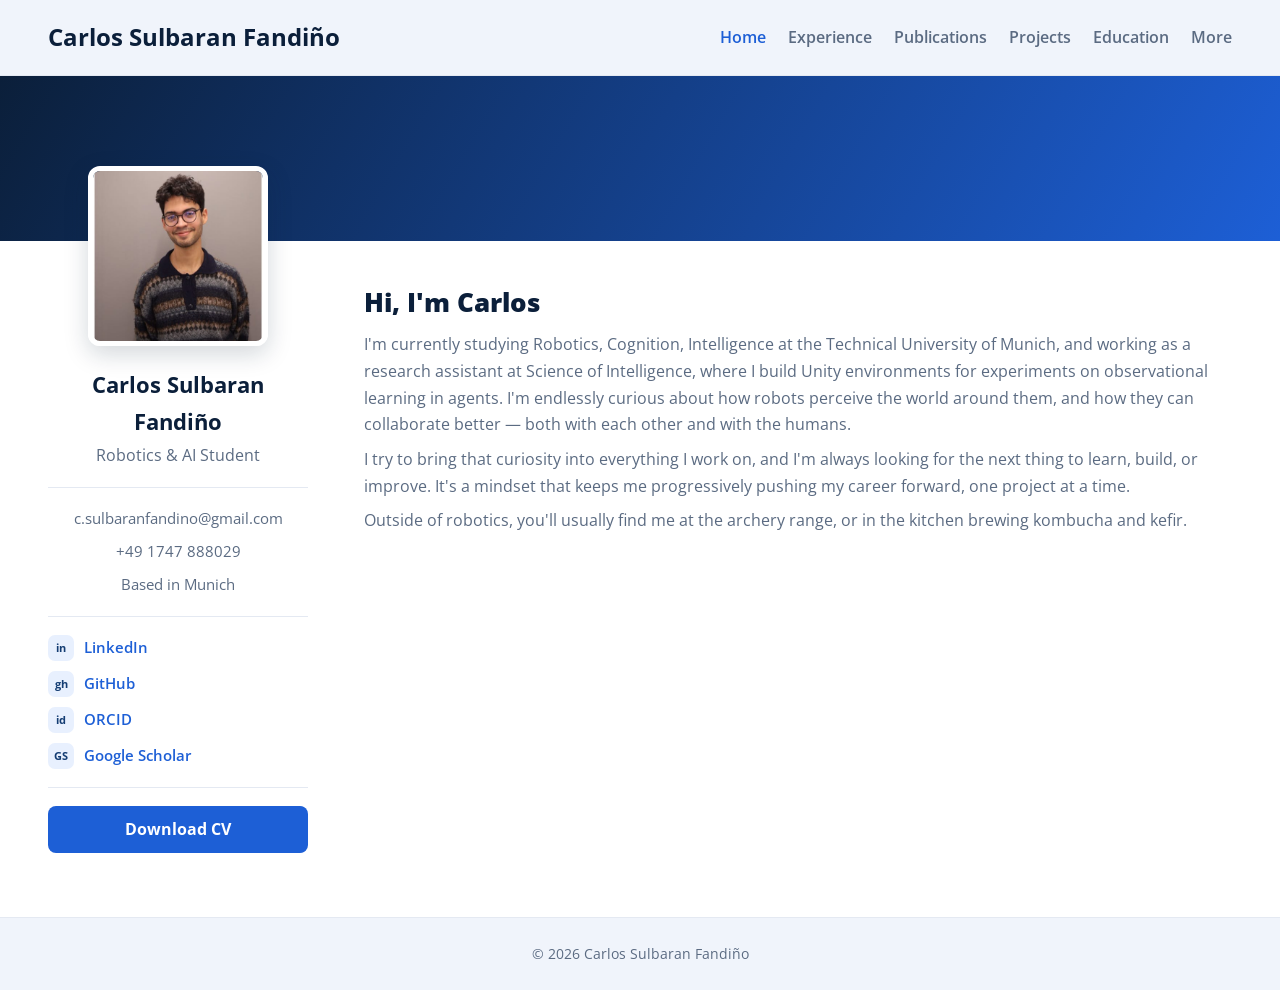
<file: index.html>
<!DOCTYPE html>
<html lang="en">
<head>
<meta charset="UTF-8">
<meta name="viewport" content="width=device-width, initial-scale=1.0">
<title>Carlos Sulbaran Fandiño — Home</title>
<meta name="description" content="Carlos Sulbaran Fandiño — Robotics, Cognition, Intelligence student at TUM and research assistant at Science of Intelligence.">
<link rel="preconnect" href="https://fonts.googleapis.com">
<link rel="preconnect" href="https://fonts.gstatic.com" crossorigin>
<link href="https://fonts.googleapis.com/css2?family=Open+Sans:wght@400;600;700;800&display=swap" rel="stylesheet">
<link rel="stylesheet" href="style.css">
</head>
<body>

  <header class="site-header">
    <div class="site-header-inner">
      <a class="site-name" href="index.html">Carlos Sulbaran Fandiño</a>
      <nav class="site-nav">
        <a class="active" href="index.html">Home</a>
        <a href="experience/">Experience</a>
        <a href="publications/">Publications</a>
        <a href="projects/">Projects</a>
        <a href="education/">Education</a>
        <a href="more/">More</a>
      </nav>
    </div>
  </header>

  <div class="banner"></div>

  <main class="layout">
    <div class="container layout-grid">

      <aside class="sidebar">
        <div class="avatar-frame">
          <img src="media/carlos.jpg" alt="Carlos Sulbaran Fandiño">
        </div>
        <div class="sidebar-name">Carlos Sulbaran Fandiño</div>
        <div class="sidebar-role">Robotics &amp; AI Student</div>
        <hr>
        <div class="sidebar-info">
          <p><a href="mailto:c.sulbaranfandino@gmail.com">c.sulbaranfandino@gmail.com</a></p>
          <p><a href="tel:+491747888029">+49 1747 888029</a></p>
          <p>Based in Munich</p>
        </div>
        <hr>
        <div class="social-links">
          <a class="social-link" href="https://www.linkedin.com/in/carlos-sulbaran-fandino" target="_blank" rel="noopener">
            <span class="social-badge">in</span> LinkedIn
          </a>
          <a class="social-link" href="https://github.com/carlossulba" target="_blank" rel="noopener">
            <span class="social-badge">gh</span> GitHub
          </a>
          <a class="social-link" href="https://orcid.org/0009-0009-7487-6842" target="_blank" rel="noopener">
            <span class="social-badge">id</span> ORCID
          </a>
          <a class="social-link" href="https://scholar.google.com/citations?user=HwHa2pkAAAAJ&hl=en&oi=ao" target="_blank" rel="noopener">
            <span class="social-badge">GS</span> Google Scholar
          </a>
        </div>
        <hr>
        <a class="btn-cv" href="CV_Carlos_Aug2026.pdf" download>Download CV</a>
      </aside>

      <div class="content">

        <section class="content-section">
          <h2>Hi, I'm Carlos</h2>

          <div class="entry">
            <p>I'm currently studying Robotics, Cognition, Intelligence at the Technical University of Munich, and working as a research assistant at Science of Intelligence, where I build Unity environments for experiments on observational learning in agents. I'm endlessly curious about how robots perceive the world around them, and how they can collaborate better — both with each other and with the humans.</p>
            <p>I try to bring that curiosity into everything I work on, and I'm always looking for the next thing to learn, build, or improve. It's a mindset that keeps me progressively pushing my career forward, one project at a time.</p>
            <p>Outside of robotics, you'll usually find me at the archery range, or in the kitchen brewing kombucha and kefir.</p>
          </div>
        </section>

      </div>
    </div>
  </main>

  <footer class="site-footer">
    <p>&copy; 2026 Carlos Sulbaran Fandiño</p>
  </footer>

</body>
</html>
</file>
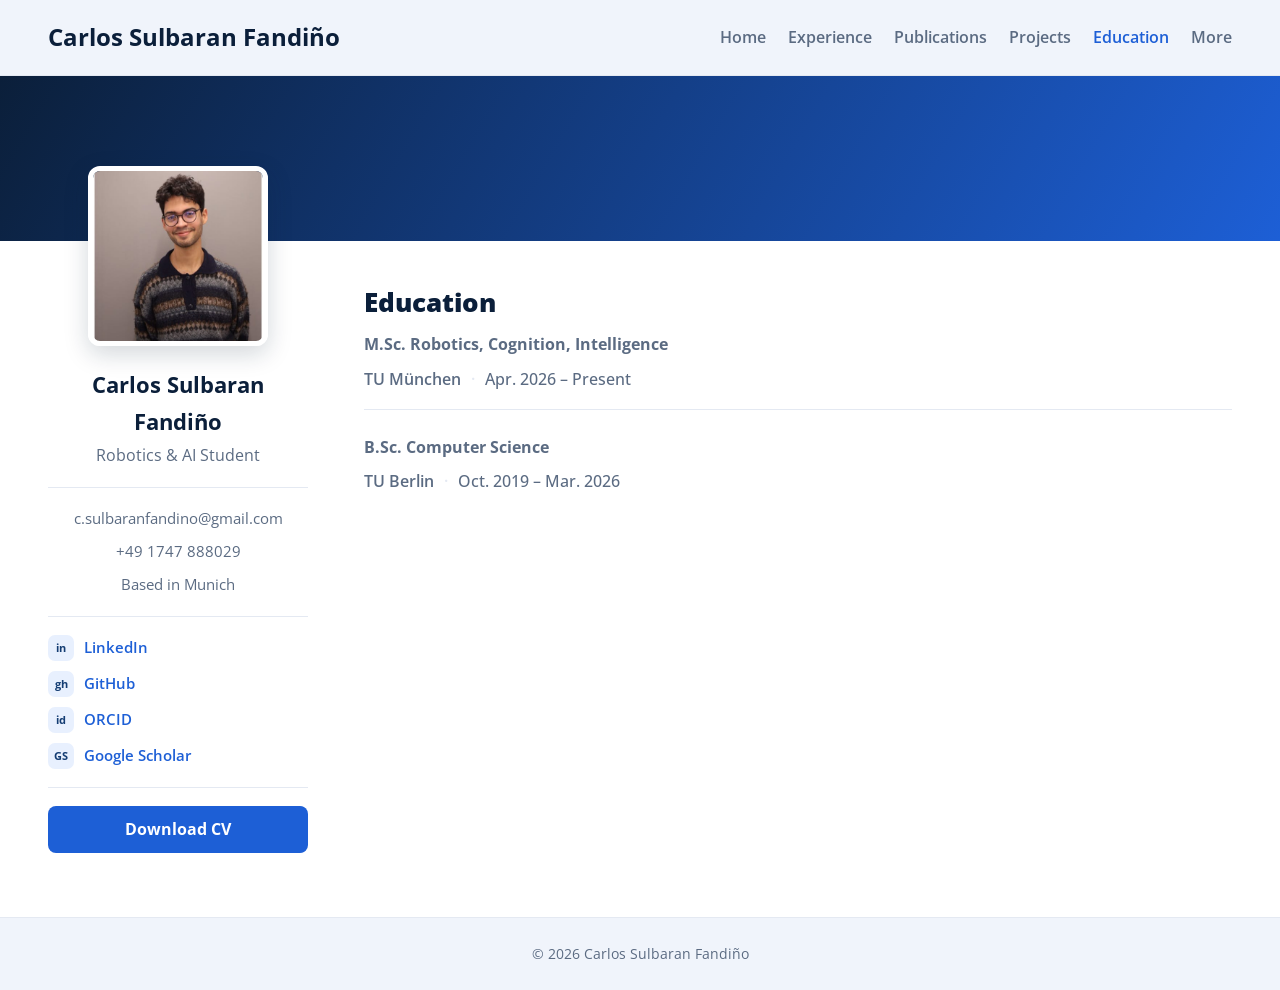
<file: education/index.html>
<!DOCTYPE html>
<html lang="en">
<head>
<meta charset="UTF-8">
<meta name="viewport" content="width=device-width, initial-scale=1.0">
<title>Carlos Sulbaran Fandiño — Education</title>
<meta name="description" content="Carlos Sulbaran Fandiño — M.Sc. Robotics, Cognition, Intelligence at TU München. B.Sc. Computer Science at TU Berlin.">
<link rel="preconnect" href="https://fonts.googleapis.com">
<link rel="preconnect" href="https://fonts.gstatic.com" crossorigin>
<link href="https://fonts.googleapis.com/css2?family=Open+Sans:wght@400;600;700;800&display=swap" rel="stylesheet">
<link rel="stylesheet" href="../style.css">
</head>
<body>

  <header class="site-header">
    <div class="site-header-inner">
      <a class="site-name" href="../index.html">Carlos Sulbaran Fandiño</a>
      <nav class="site-nav">
        <a href="../index.html">Home</a>
        <a href="../experience/">Experience</a>
        <a href="../publications/">Publications</a>
        <a href="../projects/">Projects</a>
        <a class="active" href="./">Education</a>
        <a href="../more/">More</a>
      </nav>
    </div>
  </header>

  <div class="banner"></div>

  <main class="layout">
    <div class="container layout-grid">

      <aside class="sidebar">
        <div class="avatar-frame">
          <img src="../media/carlos.jpg" alt="Carlos Sulbaran Fandiño">
        </div>
        <div class="sidebar-name">Carlos Sulbaran Fandiño</div>
        <div class="sidebar-role">Robotics &amp; AI Student</div>
        <hr>
        <div class="sidebar-info">
          <p><a href="mailto:c.sulbaranfandino@gmail.com">c.sulbaranfandino@gmail.com</a></p>
          <p><a href="tel:+491747888029">+49 1747 888029</a></p>
          <p>Based in Munich</p>
        </div>
        <hr>
        <div class="social-links">
          <a class="social-link" href="https://www.linkedin.com/in/carlos-sulbaran-fandino" target="_blank" rel="noopener">
            <span class="social-badge">in</span> LinkedIn
          </a>
          <a class="social-link" href="https://github.com/carlossulba" target="_blank" rel="noopener">
            <span class="social-badge">gh</span> GitHub
          </a>
          <a class="social-link" href="https://orcid.org/0009-0009-7487-6842" target="_blank" rel="noopener">
            <span class="social-badge">id</span> ORCID
          </a>
          <a class="social-link" href="https://scholar.google.com/citations?user=HwHa2pkAAAAJ&hl=en&oi=ao" target="_blank" rel="noopener">
            <span class="social-badge">GS</span> Google Scholar
          </a>
        </div>
        <hr>
        <a class="btn-cv" href="../CV_Carlos_Aug2026.pdf" download>Download CV</a>
      </aside>

      <div class="content">

        <section class="content-section">
          <h2>Education</h2>
          <div class="entry">
            <p class="entry-title">M.Sc. Robotics, Cognition, Intelligence</p>
            <p class="entry-meta">TU München <span class="sep">·</span> <span class="date">Apr. 2026 – Present</span></p>
          </div>
          <div class="entry">
            <p class="entry-title">B.Sc. Computer Science</p>
            <p class="entry-meta">TU Berlin <span class="sep">·</span> <span class="date">Oct. 2019 – Mar. 2026</span></p>
          </div>
        </section>

      </div>
    </div>
  </main>

  <footer class="site-footer">
    <p>&copy; 2026 Carlos Sulbaran Fandiño</p>
  </footer>

</body>
</html>
</file>
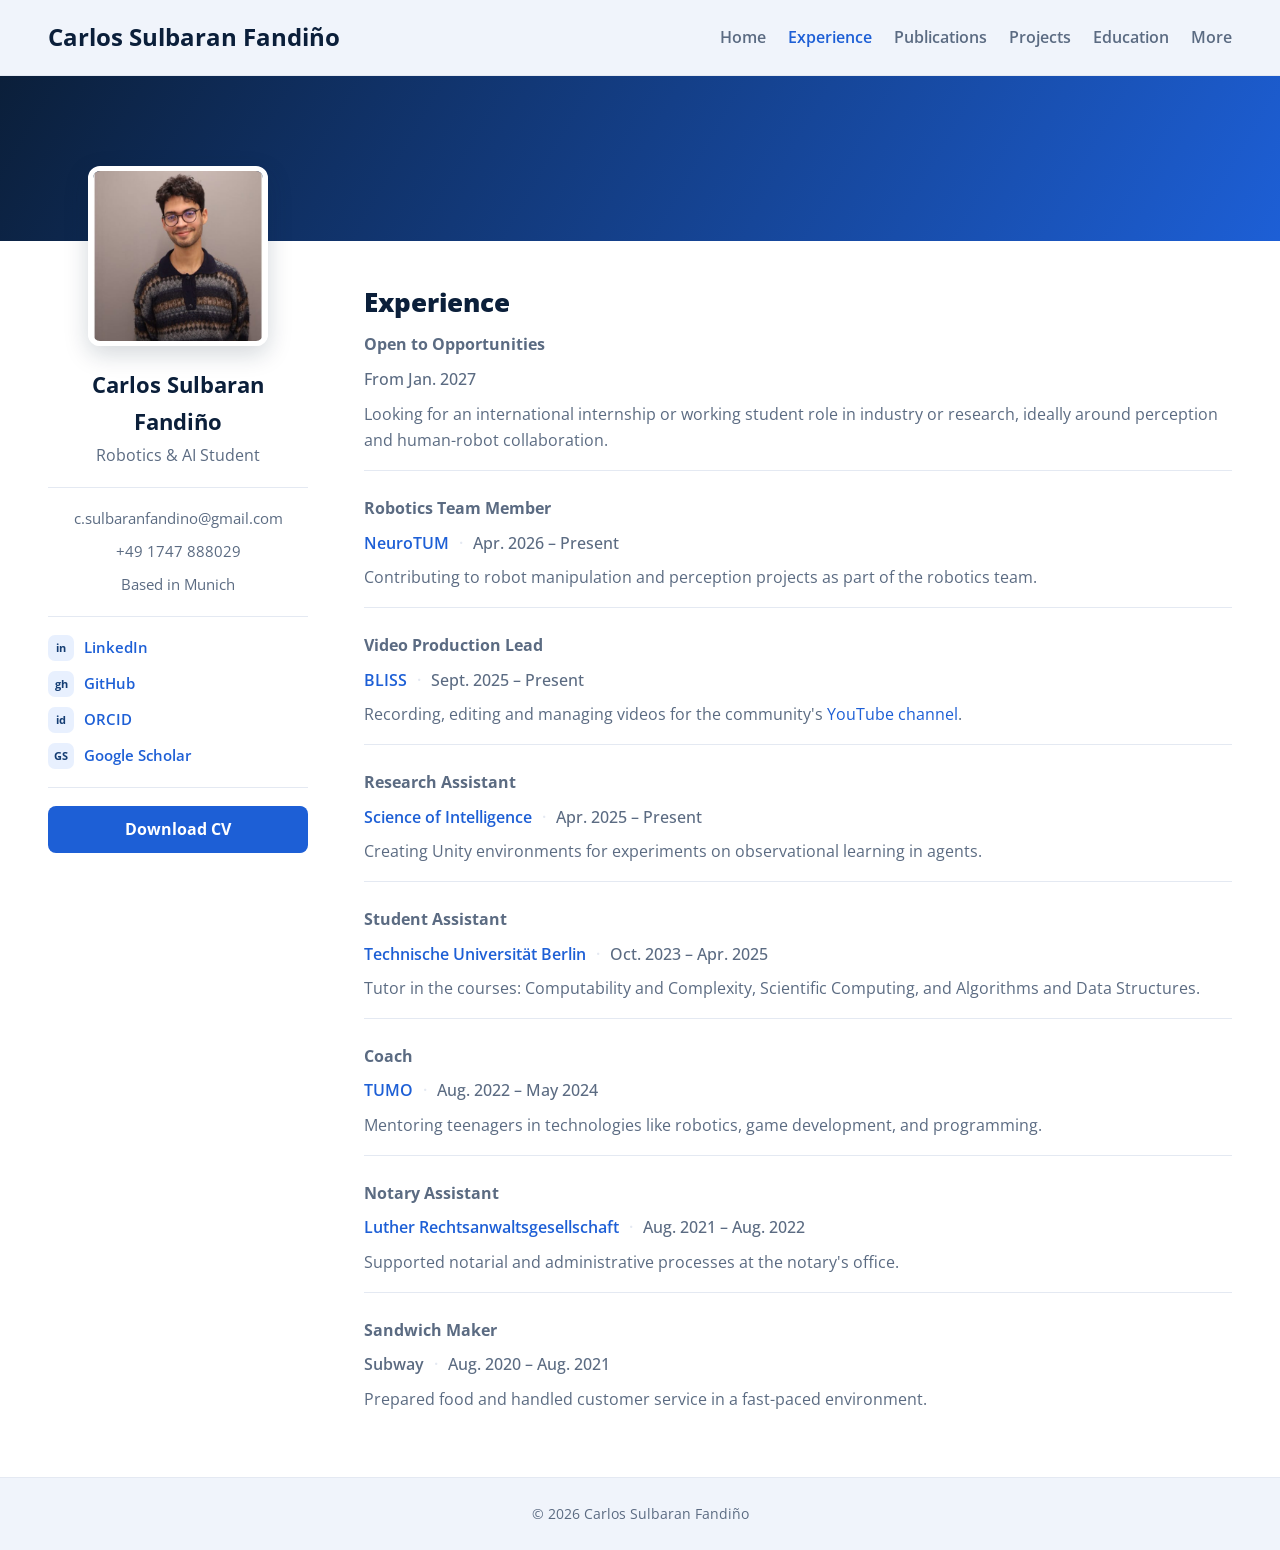
<file: experience/index.html>
<!DOCTYPE html>
<html lang="en">
<head>
<meta charset="UTF-8">
<meta name="viewport" content="width=device-width, initial-scale=1.0">
<title>Carlos Sulbaran Fandiño — Experience</title>
<meta name="description" content="Carlos Sulbaran Fandiño — Robotics & AI student. Experience in machine learning, reinforcement learning and robotics.">
<link rel="preconnect" href="https://fonts.googleapis.com">
<link rel="preconnect" href="https://fonts.gstatic.com" crossorigin>
<link href="https://fonts.googleapis.com/css2?family=Open+Sans:wght@400;600;700;800&display=swap" rel="stylesheet">
<link rel="stylesheet" href="../style.css">
</head>
<body>

  <header class="site-header">
    <div class="site-header-inner">
      <a class="site-name" href="../index.html">Carlos Sulbaran Fandiño</a>
      <nav class="site-nav">
        <a href="../index.html">Home</a>
        <a class="active" href="./">Experience</a>
        <a href="../publications/">Publications</a>
        <a href="../projects/">Projects</a>
        <a href="../education/">Education</a>
        <a href="../more/">More</a>
      </nav>
    </div>
  </header>

  <div class="banner"></div>

  <main class="layout">
    <div class="container layout-grid">

      <aside class="sidebar">
        <div class="avatar-frame">
          <img src="../media/carlos.jpg" alt="Carlos Sulbaran Fandiño">
        </div>
        <div class="sidebar-name">Carlos Sulbaran Fandiño</div>
        <div class="sidebar-role">Robotics &amp; AI Student</div>
        <hr>
        <div class="sidebar-info">
          <p><a href="mailto:c.sulbaranfandino@gmail.com">c.sulbaranfandino@gmail.com</a></p>
          <p><a href="tel:+491747888029">+49 1747 888029</a></p>
          <p>Based in Munich</p>
        </div>
        <hr>
        <div class="social-links">
          <a class="social-link" href="https://www.linkedin.com/in/carlos-sulbaran-fandino" target="_blank" rel="noopener">
            <span class="social-badge">in</span> LinkedIn
          </a>
          <a class="social-link" href="https://github.com/carlossulba" target="_blank" rel="noopener">
            <span class="social-badge">gh</span> GitHub
          </a>
          <a class="social-link" href="https://orcid.org/0009-0009-7487-6842" target="_blank" rel="noopener">
            <span class="social-badge">id</span> ORCID
          </a>
          <a class="social-link" href="https://scholar.google.com/citations?user=HwHa2pkAAAAJ&hl=en&oi=ao" target="_blank" rel="noopener">
            <span class="social-badge">GS</span> Google Scholar
          </a>
        </div>
        <hr>
        <a class="btn-cv" href="../CV_Carlos_Aug2026.pdf" download>Download CV</a>
      </aside>

      <div class="content">

        <section class="content-section">
          <h2>Experience</h2>

          <div class="entry">
            <p class="entry-title">Open to Opportunities</p>
            <p class="entry-meta"><span class="date">From Jan. 2027</span></p>
            <p>Looking for an international internship or working student role in industry or research, ideally around perception and human-robot collaboration.</p>
          </div>
          <div class="entry">
            <p class="entry-title">Robotics Team Member</p>
            <p class="entry-meta"><a href="https://neurotum.com/" target="_blank" rel="noopener">NeuroTUM</a> <span class="sep">·</span> <span class="date">Apr. 2026 – Present</span></p>
            <p>Contributing to robot manipulation and perception projects as part of the robotics team.</p>
          </div>
          <div class="entry">
            <p class="entry-title">Video Production Lead</p>
            <p class="entry-meta"><a href="https://bliss.berlin/" target="_blank" rel="noopener">BLISS</a> <span class="sep">·</span> <span class="date">Sept. 2025 – Present</span></p>
            <p>Recording, editing and managing videos for the community's <a href="https://www.youtube.com/@bliss.ev.berlin" target="_blank" rel="noopener">YouTube channel</a>.</p>
          </div>
          <div class="entry">
            <p class="entry-title">Research Assistant</p>
            <p class="entry-meta"><a href="https://www.scienceofintelligence.de/" target="_blank" rel="noopener">Science of Intelligence</a> <span class="sep">·</span> <span class="date">Apr. 2025 – Present</span></p>
            <p>Creating Unity environments for experiments on observational learning in agents.</p>
          </div>
          <div class="entry">
            <p class="entry-title">Student Assistant</p>
            <p class="entry-meta"><a href="https://www.tu.berlin/" target="_blank" rel="noopener">Technische Universität Berlin</a> <span class="sep">·</span> <span class="date">Oct. 2023 – Apr. 2025</span></p>
            <p>Tutor in the courses: Computability and Complexity, Scientific Computing, and Algorithms and Data Structures.</p>
          </div>
          <div class="entry">
            <p class="entry-title">Coach</p>
            <p class="entry-meta"><a href="https://tumo.de/berlin/" target="_blank" rel="noopener">TUMO</a> <span class="sep">·</span> <span class="date">Aug. 2022 – May 2024</span></p>
            <p>Mentoring teenagers in technologies like robotics, game development, and programming.</p>
          </div>
          <div class="entry">
            <p class="entry-title">Notary Assistant</p>
            <p class="entry-meta"><a href="https://www.luther-lawfirm.com/home" target="_blank" rel="noopener">Luther Rechtsanwaltsgesellschaft</a> <span class="sep">·</span> <span class="date">Aug. 2021 – Aug. 2022</span></p>
            <p>Supported notarial and administrative processes at the notary's office.</p>
          </div>
          <div class="entry">
            <p class="entry-title">Sandwich Maker</p>
            <p class="entry-meta">Subway <span class="sep">·</span> <span class="date">Aug. 2020 – Aug. 2021</span></p>
            <p>Prepared food and handled customer service in a fast-paced environment.</p>
          </div>
        </section>

      </div>
    </div>
  </main>

  <footer class="site-footer">
    <p>&copy; 2026 Carlos Sulbaran Fandiño</p>
  </footer>

</body>
</html>
</file>
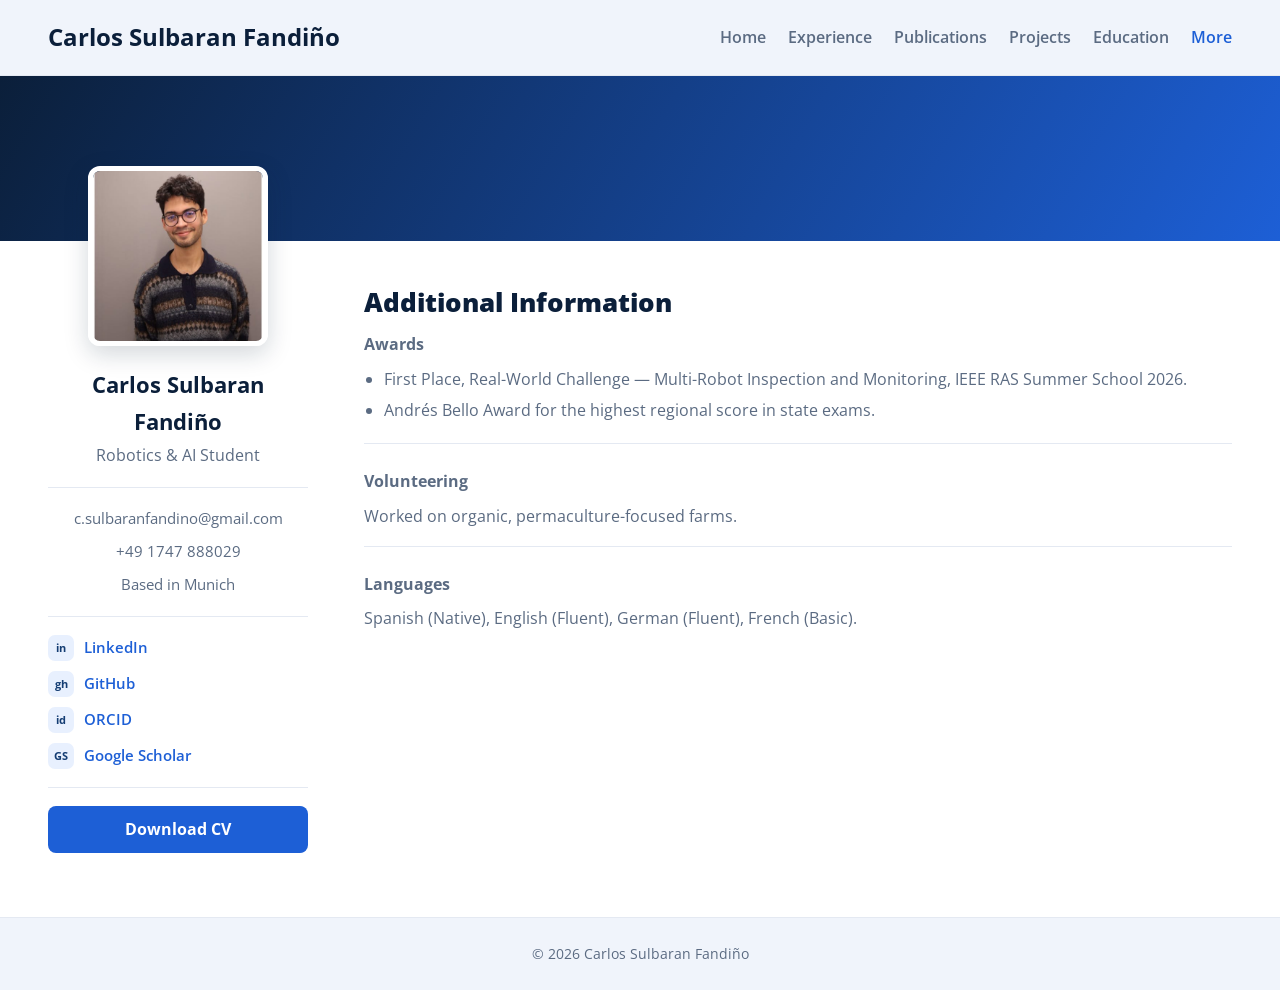
<file: more/index.html>
<!DOCTYPE html>
<html lang="en">
<head>
<meta charset="UTF-8">
<meta name="viewport" content="width=device-width, initial-scale=1.0">
<title>Carlos Sulbaran Fandiño — More</title>
<meta name="description" content="Carlos Sulbaran Fandiño — Awards, volunteering and languages.">
<link rel="preconnect" href="https://fonts.googleapis.com">
<link rel="preconnect" href="https://fonts.gstatic.com" crossorigin>
<link href="https://fonts.googleapis.com/css2?family=Open+Sans:wght@400;600;700;800&display=swap" rel="stylesheet">
<link rel="stylesheet" href="../style.css">
</head>
<body>

  <header class="site-header">
    <div class="site-header-inner">
      <a class="site-name" href="../index.html">Carlos Sulbaran Fandiño</a>
      <nav class="site-nav">
        <a href="../index.html">Home</a>
        <a href="../experience/">Experience</a>
        <a href="../publications/">Publications</a>
        <a href="../projects/">Projects</a>
        <a href="../education/">Education</a>
        <a class="active" href="./">More</a>
      </nav>
    </div>
  </header>

  <div class="banner"></div>

  <main class="layout">
    <div class="container layout-grid">

      <aside class="sidebar">
        <div class="avatar-frame">
          <img src="../media/carlos.jpg" alt="Carlos Sulbaran Fandiño">
        </div>
        <div class="sidebar-name">Carlos Sulbaran Fandiño</div>
        <div class="sidebar-role">Robotics &amp; AI Student</div>
        <hr>
        <div class="sidebar-info">
          <p><a href="mailto:c.sulbaranfandino@gmail.com">c.sulbaranfandino@gmail.com</a></p>
          <p><a href="tel:+491747888029">+49 1747 888029</a></p>
          <p>Based in Munich</p>
        </div>
        <hr>
        <div class="social-links">
          <a class="social-link" href="https://www.linkedin.com/in/carlos-sulbaran-fandino" target="_blank" rel="noopener">
            <span class="social-badge">in</span> LinkedIn
          </a>
          <a class="social-link" href="https://github.com/carlossulba" target="_blank" rel="noopener">
            <span class="social-badge">gh</span> GitHub
          </a>
          <a class="social-link" href="https://orcid.org/0009-0009-7487-6842" target="_blank" rel="noopener">
            <span class="social-badge">id</span> ORCID
          </a>
          <a class="social-link" href="https://scholar.google.com/citations?user=HwHa2pkAAAAJ&hl=en&oi=ao" target="_blank" rel="noopener">
            <span class="social-badge">GS</span> Google Scholar
          </a>
        </div>
        <hr>
        <a class="btn-cv" href="../CV_Carlos_Aug2026.pdf" download>Download CV</a>
      </aside>

      <div class="content">

        <section class="content-section">
          <h2>Additional Information</h2>
          <div class="entry">
            <p class="entry-title">Awards</p>
            <ul>
              <li>First Place, Real-World Challenge — Multi-Robot Inspection and Monitoring, IEEE RAS Summer School 2026.</li>
              <li>Andrés Bello Award for the highest regional score in state exams.</li>
            </ul>
          </div>
          <div class="entry">
            <p class="entry-title">Volunteering</p>
            <p>Worked on organic, permaculture-focused farms.</p>
          </div>
          <div class="entry">
            <p class="entry-title">Languages</p>
            <p>Spanish (Native), English (Fluent), German (Fluent), French (Basic).</p>
          </div>
        </section>

      </div>
    </div>
  </main>

  <footer class="site-footer">
    <p>&copy; 2026 Carlos Sulbaran Fandiño</p>
  </footer>

</body>
</html>
</file>
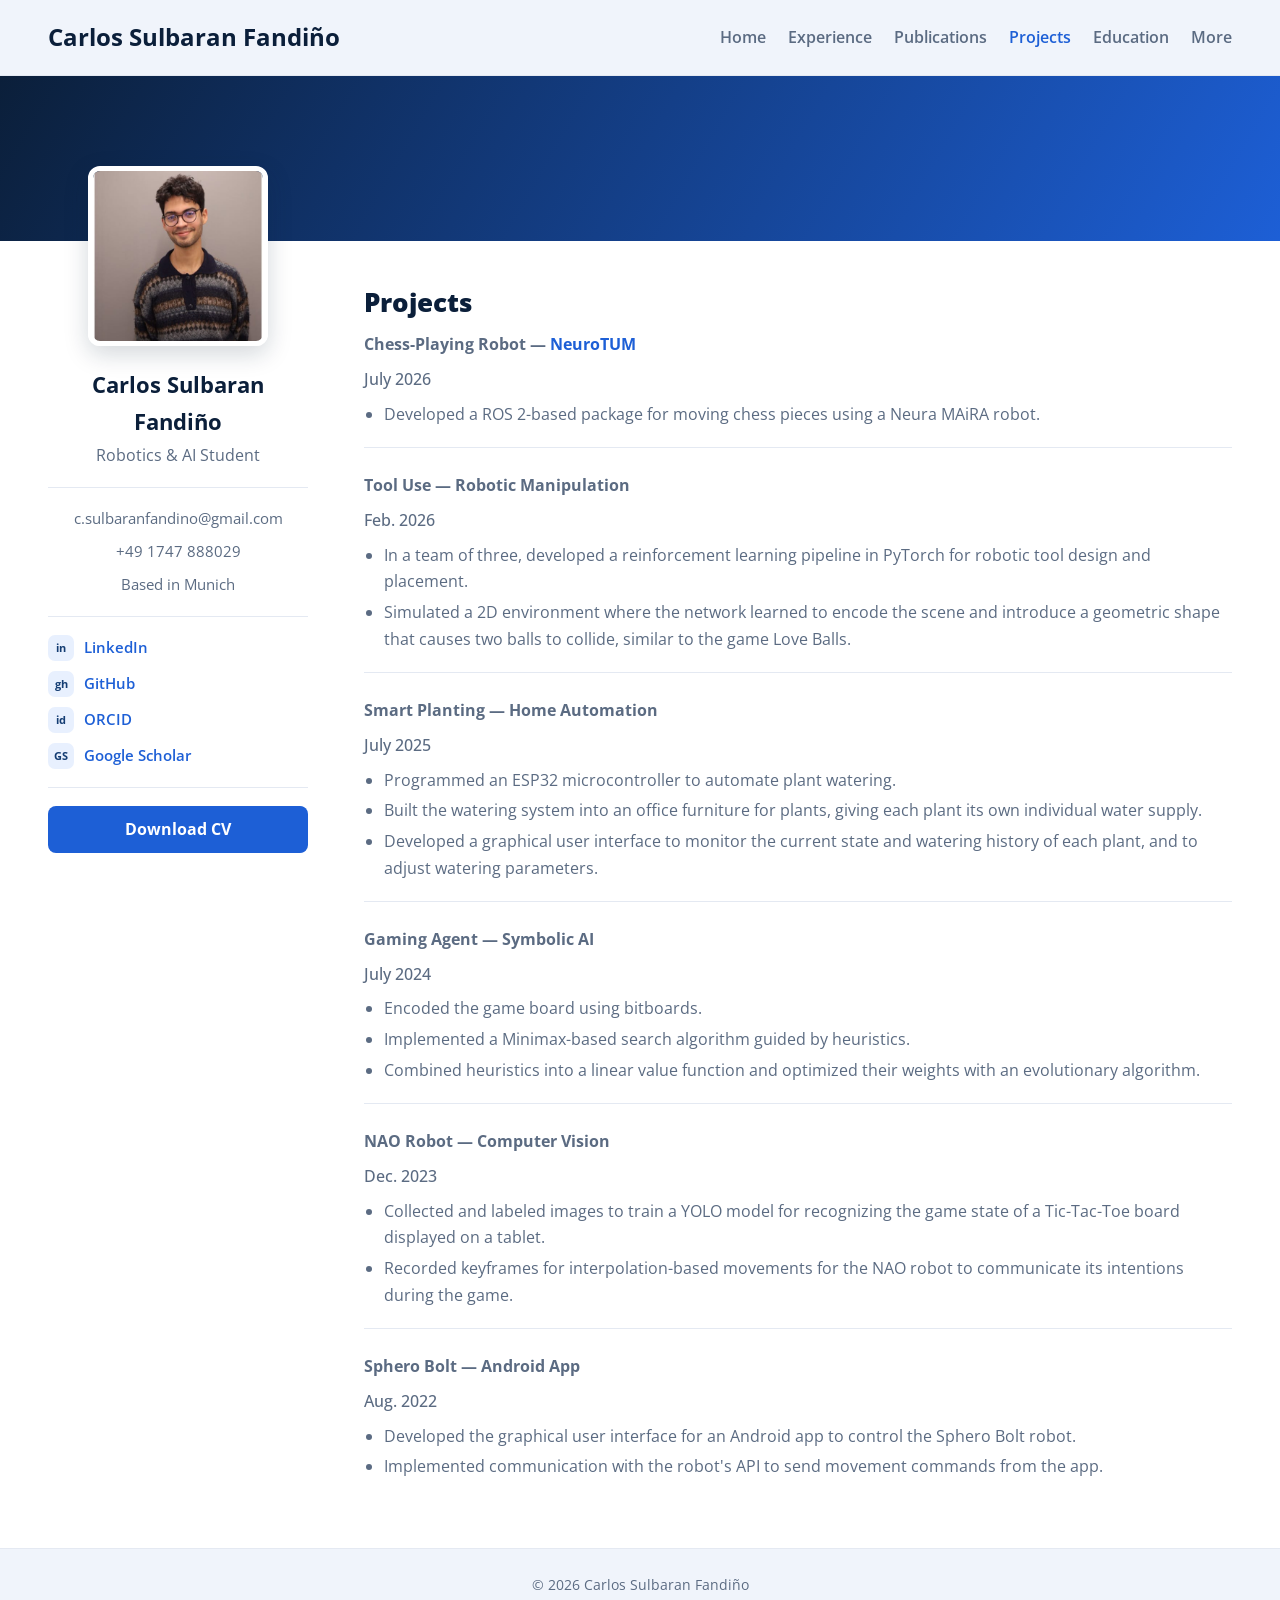
<file: projects/index.html>
<!DOCTYPE html>
<html lang="en">
<head>
<meta charset="UTF-8">
<meta name="viewport" content="width=device-width, initial-scale=1.0">
<title>Carlos Sulbaran Fandiño — Projects</title>
<meta name="description" content="Carlos Sulbaran Fandiño — Projects in robotics, reinforcement learning and home automation.">
<link rel="preconnect" href="https://fonts.googleapis.com">
<link rel="preconnect" href="https://fonts.gstatic.com" crossorigin>
<link href="https://fonts.googleapis.com/css2?family=Open+Sans:wght@400;600;700;800&display=swap" rel="stylesheet">
<link rel="stylesheet" href="../style.css">
</head>
<body>

  <header class="site-header">
    <div class="site-header-inner">
      <a class="site-name" href="../index.html">Carlos Sulbaran Fandiño</a>
      <nav class="site-nav">
        <a href="../index.html">Home</a>
        <a href="../experience/">Experience</a>
        <a href="../publications/">Publications</a>
        <a class="active" href="./">Projects</a>
        <a href="../education/">Education</a>
        <a href="../more/">More</a>
      </nav>
    </div>
  </header>

  <div class="banner"></div>

  <main class="layout">
    <div class="container layout-grid">

      <aside class="sidebar">
        <div class="avatar-frame">
          <img src="../media/carlos.jpg" alt="Carlos Sulbaran Fandiño">
        </div>
        <div class="sidebar-name">Carlos Sulbaran Fandiño</div>
        <div class="sidebar-role">Robotics &amp; AI Student</div>
        <hr>
        <div class="sidebar-info">
          <p><a href="mailto:c.sulbaranfandino@gmail.com">c.sulbaranfandino@gmail.com</a></p>
          <p><a href="tel:+491747888029">+49 1747 888029</a></p>
          <p>Based in Munich</p>
        </div>
        <hr>
        <div class="social-links">
          <a class="social-link" href="https://www.linkedin.com/in/carlos-sulbaran-fandino" target="_blank" rel="noopener">
            <span class="social-badge">in</span> LinkedIn
          </a>
          <a class="social-link" href="https://github.com/carlossulba" target="_blank" rel="noopener">
            <span class="social-badge">gh</span> GitHub
          </a>
          <a class="social-link" href="https://orcid.org/0009-0009-7487-6842" target="_blank" rel="noopener">
            <span class="social-badge">id</span> ORCID
          </a>
          <a class="social-link" href="https://scholar.google.com/citations?user=HwHa2pkAAAAJ&hl=en&oi=ao" target="_blank" rel="noopener">
            <span class="social-badge">GS</span> Google Scholar
          </a>
        </div>
        <hr>
        <a class="btn-cv" href="../CV_Carlos_Aug2026.pdf" download>Download CV</a>
      </aside>

      <div class="content">

        <section class="content-section">
          <h2>Projects</h2>
          <div class="entry">
            <p class="entry-title">Chess-Playing Robot — <a href="https://neurotum.com/" target="_blank" rel="noopener">NeuroTUM</a></p>
            <p class="entry-meta"><span class="date">July 2026</span></p>
            <ul>
              <li>Developed a ROS 2-based package for moving chess pieces using a Neura MAiRA robot.</li>
            </ul>
          </div>
          <div class="entry">
            <p class="entry-title">Tool Use — Robotic Manipulation</p>
            <p class="entry-meta"><span class="date">Feb. 2026</span></p>
            <ul>
              <li>In a team of three, developed a reinforcement learning pipeline in PyTorch for robotic tool design and placement.</li>
              <li>Simulated a 2D environment where the network learned to encode the scene and introduce a geometric shape that causes two balls to collide, similar to the game Love Balls.</li>
            </ul>
          </div>
          <div class="entry">
            <p class="entry-title">Smart Planting — Home Automation</p>
            <p class="entry-meta"><span class="date">July 2025</span></p>
            <ul>
              <li>Programmed an ESP32 microcontroller to automate plant watering.</li>
              <li>Built the watering system into an office furniture for plants, giving each plant its own individual water supply.</li>
              <li>Developed a graphical user interface to monitor the current state and watering history of each plant, and to adjust watering parameters.</li>
            </ul>
          </div>
          <div class="entry">
            <p class="entry-title">Gaming Agent — Symbolic AI</p>
            <p class="entry-meta"><span class="date">July 2024</span></p>
            <ul>
              <li>Encoded the game board using bitboards.</li>
              <li>Implemented a Minimax-based search algorithm guided by heuristics.</li>
              <li>Combined heuristics into a linear value function and optimized their weights with an evolutionary algorithm.</li>
            </ul>
          </div>
          <div class="entry">
            <p class="entry-title">NAO Robot — Computer Vision</p>
            <p class="entry-meta"><span class="date">Dec. 2023</span></p>
            <ul>
              <li>Collected and labeled images to train a YOLO model for recognizing the game state of a Tic-Tac-Toe board displayed on a tablet.</li>
              <li>Recorded keyframes for interpolation-based movements for the NAO robot to communicate its intentions during the game.</li>
            </ul>
          </div>
          <div class="entry">
            <p class="entry-title">Sphero Bolt — Android App</p>
            <p class="entry-meta"><span class="date">Aug. 2022</span></p>
            <ul>
              <li>Developed the graphical user interface for an Android app to control the Sphero Bolt robot.</li>
              <li>Implemented communication with the robot's API to send movement commands from the app.</li>
            </ul>
          </div>
        </section>

      </div>
    </div>
  </main>

  <footer class="site-footer">
    <p>&copy; 2026 Carlos Sulbaran Fandiño</p>
  </footer>

</body>
</html>
</file>
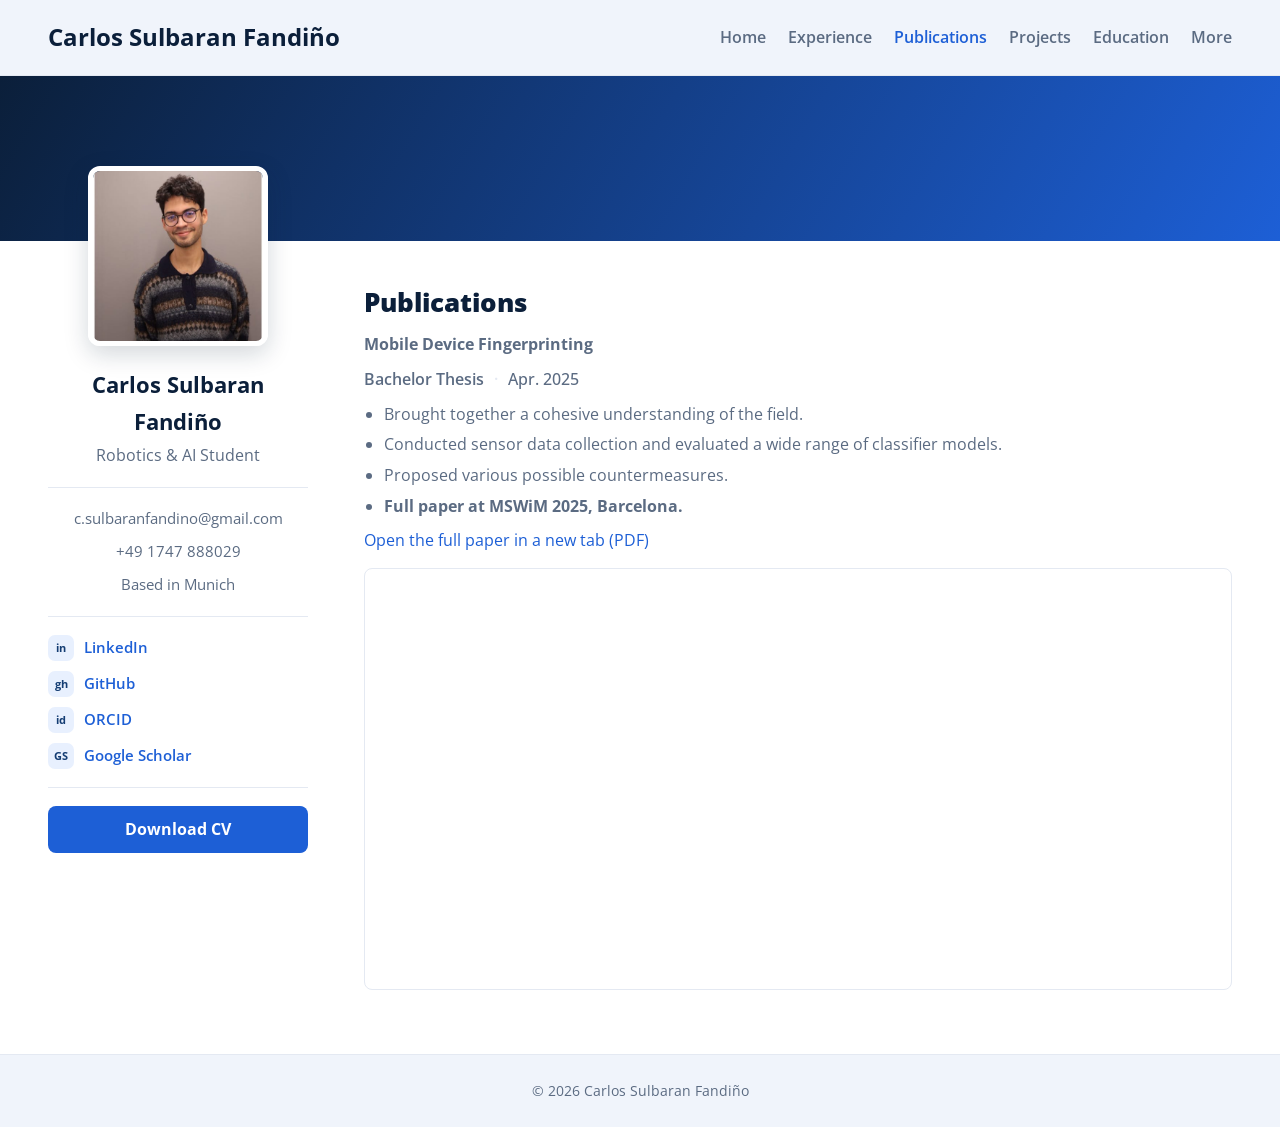
<file: publications/index.html>
<!DOCTYPE html>
<html lang="en">
<head>
<meta charset="UTF-8">
<meta name="viewport" content="width=device-width, initial-scale=1.0">
<title>Carlos Sulbaran Fandiño — Publications</title>
<meta name="description" content="Carlos Sulbaran Fandiño — Publications in mobile device fingerprinting and related fields.">
<link rel="preconnect" href="https://fonts.googleapis.com">
<link rel="preconnect" href="https://fonts.gstatic.com" crossorigin>
<link href="https://fonts.googleapis.com/css2?family=Open+Sans:wght@400;600;700;800&display=swap" rel="stylesheet">
<link rel="stylesheet" href="../style.css">
</head>
<body>

  <header class="site-header">
    <div class="site-header-inner">
      <a class="site-name" href="../index.html">Carlos Sulbaran Fandiño</a>
      <nav class="site-nav">
        <a href="../index.html">Home</a>
        <a href="../experience/">Experience</a>
        <a class="active" href="./">Publications</a>
        <a href="../projects/">Projects</a>
        <a href="../education/">Education</a>
        <a href="../more/">More</a>
      </nav>
    </div>
  </header>

  <div class="banner"></div>

  <main class="layout">
    <div class="container layout-grid">

      <aside class="sidebar">
        <div class="avatar-frame">
          <img src="../media/carlos.jpg" alt="Carlos Sulbaran Fandiño">
        </div>
        <div class="sidebar-name">Carlos Sulbaran Fandiño</div>
        <div class="sidebar-role">Robotics &amp; AI Student</div>
        <hr>
        <div class="sidebar-info">
          <p><a href="mailto:c.sulbaranfandino@gmail.com">c.sulbaranfandino@gmail.com</a></p>
          <p><a href="tel:+491747888029">+49 1747 888029</a></p>
          <p>Based in Munich</p>
        </div>
        <hr>
        <div class="social-links">
          <a class="social-link" href="https://www.linkedin.com/in/carlos-sulbaran-fandino" target="_blank" rel="noopener">
            <span class="social-badge">in</span> LinkedIn
          </a>
          <a class="social-link" href="https://github.com/carlossulba" target="_blank" rel="noopener">
            <span class="social-badge">gh</span> GitHub
          </a>
          <a class="social-link" href="https://orcid.org/0009-0009-7487-6842" target="_blank" rel="noopener">
            <span class="social-badge">id</span> ORCID
          </a>
          <a class="social-link" href="https://scholar.google.com/citations?user=HwHa2pkAAAAJ&hl=en&oi=ao" target="_blank" rel="noopener">
            <span class="social-badge">GS</span> Google Scholar
          </a>
        </div>
        <hr>
        <a class="btn-cv" href="../CV_Carlos_Aug2026.pdf" download>Download CV</a>
      </aside>

      <div class="content">

        <section class="content-section">
          <h2>Publications</h2>
          <div class="entry">
            <p class="entry-title">Mobile Device Fingerprinting</p>
            <p class="entry-meta">Bachelor Thesis <span class="sep">·</span> <span class="date">Apr. 2025</span></p>
            <ul>
              <li>Brought together a cohesive understanding of the field.</li>
              <li>Conducted sensor data collection and evaluated a wide range of classifier models.</li>
              <li>Proposed various possible countermeasures.</li>
              <li><strong>Full paper at MSWiM 2025, Barcelona.</strong></li>
            </ul>
            <p><a href="mswim2025.pdf" target="_blank">Open the full paper in a new tab (PDF)</a></p>
            <div class="pdf-viewer">
              <iframe src="mswim2025.pdf" title="Mobile Device Fingerprinting — MSWiM 2025 paper" loading="lazy"></iframe>
            </div>
          </div>
        </section>

      </div>
    </div>
  </main>

  <footer class="site-footer">
    <p>&copy; 2026 Carlos Sulbaran Fandiño</p>
  </footer>

</body>
</html>
</file>
<file: style.css>
:root {
  --navy: #0b1f3a;
  --blue-dark: #143d73;
  --blue: #1d5fd6;
  --blue-light: #e8f0fe;
  --header-bg: #f0f4fb;
  --bg: #ffffff;
  --text: #212121;
  --text-muted: #5b6b82;
  --border: #e4e9f2;
}

* { box-sizing: border-box; }

body {
  margin: 0;
  font-family: 'Open Sans', -apple-system, BlinkMacSystemFont, sans-serif;
  font-size: 17px;
  color: var(--text);
  background: var(--bg);
  line-height: 1.65;
}

a { color: var(--blue); text-decoration: none; }
a:hover { text-decoration: underline; }

img { max-width: 100%; display: block; }

.container {
  max-width: 1600px;
  margin: 0 auto;
  padding: 0 48px;
}

/* HEADER */
header.site-header {
  background: var(--header-bg);
  border-bottom: 1px solid var(--border);
}

.site-header-inner {
  display: flex;
  align-items: center;
  justify-content: space-between;
  flex-wrap: wrap;
  gap: 12px;
  padding: 18px 48px;
  max-width: 1600px;
  margin: 0 auto;
}

.site-name {
  font-size: 1.4em;
  font-weight: 700;
  color: var(--navy);
}

.site-nav {
  display: flex;
  gap: 22px;
  flex-wrap: wrap;
}

.site-nav a {
  color: var(--text-muted);
  font-size: 0.92em;
  font-weight: 600;
}

.site-nav a:hover { color: var(--blue); text-decoration: none; }
.site-nav a.active { color: var(--blue); }

/* BANNER */
.banner {
  height: 165px;
  background: linear-gradient(120deg, var(--navy), var(--blue));
}

/* MAIN LAYOUT */
main.layout {
  padding-top: 40px;
  padding-bottom: 64px;
}

.layout-grid {
  display: grid;
  grid-template-columns: 260px 1fr;
  gap: 56px;
  align-items: start;
}

/* SIDEBAR */
.sidebar { position: sticky; top: 24px; }

.avatar-frame {
  width: 180px;
  height: 180px;
  border-radius: 12px;
  overflow: hidden;
  margin: -115px auto 20px;
  border: 5px solid #fff;
  box-shadow: 0 8px 24px rgba(11, 31, 58, 0.18);
}

.avatar-frame img { width: 100%; height: 100%; object-fit: cover; }

.sidebar-name {
  font-size: 1.3em;
  font-weight: 700;
  color: var(--navy);
  text-align: center;
  margin-bottom: 4px;
}

.sidebar-role {
  font-size: 0.92em;
  color: var(--text-muted);
  text-align: center;
  margin-bottom: 18px;
}

.sidebar hr {
  border: none;
  border-top: 1px solid var(--border);
  margin: 18px 0;
}

.sidebar-info p {
  font-size: 0.9em;
  margin: 0 0 8px;
  text-align: center;
  color: var(--text-muted);
}

.sidebar-info a { color: var(--text-muted); }
.sidebar-info a:hover { color: var(--blue); }

.social-links {
  display: flex;
  flex-direction: column;
  gap: 10px;
}

.social-link {
  display: flex;
  align-items: center;
  gap: 10px;
  font-size: 0.9em;
  font-weight: 600;
}

.social-badge {
  width: 26px;
  height: 26px;
  flex: none;
  border-radius: 7px;
  background: var(--blue-light);
  color: var(--blue-dark);
  display: flex;
  align-items: center;
  justify-content: center;
  font-size: 0.72em;
  font-weight: 700;
}

.btn-cv {
  display: block;
  text-align: center;
  background: var(--blue);
  color: #fff !important;
  padding: 11px 18px;
  border-radius: 8px;
  font-weight: 700;
  font-size: 0.92em;
}
.btn-cv:hover { background: var(--blue-dark); text-decoration: none; }

/* CONTENT */
.content-section { margin-bottom: 48px; }
.content-section:last-child { margin-bottom: 0; }

.content-section h2 {
  font-size: 1.5em;
  font-weight: 800;
  color: var(--navy);
  margin: 0 0 6px;
}

.section-lede {
  color: var(--text-muted);
  font-size: 0.98em;
  margin: 0 0 18px;
}

.entry { padding: 16px 0; border-bottom: 1px solid var(--border); }
.entry:first-of-type { padding-top: 0; }
.entry:last-child { border-bottom: none; padding-bottom: 0; }

.entry-title {
  font-weight: 700;
  font-size: 1.05em;
  color: var(--navy);
  margin: 0 0 2px;
}

.entry-meta {
  color: var(--blue);
  font-weight: 600;
  font-size: 0.88em;
}

.entry-meta .sep { color: var(--border); margin: 0 6px; }
.entry-meta .date { color: var(--text-muted); font-weight: 500; }

.entry p, .entry ul {
  margin: 8px 0 0;
  color: var(--text-muted);
  font-size: 0.95em;
}

.entry ul { padding-left: 20px; }
.entry li { margin-bottom: 4px; }

/* PDF VIEWER */
.pdf-viewer {
  margin-top: 14px;
  border: 1px solid var(--border);
  border-radius: 8px;
  overflow: hidden;
}

.pdf-viewer iframe {
  display: block;
  width: 100%;
  height: 420px;
  border: none;
}

@media (max-width: 760px) {
  .pdf-viewer iframe { height: 320px; }
}

/* FOOTER */
footer.site-footer {
  background: var(--header-bg);
  border-top: 1px solid var(--border);
  padding: 24px 0;
  text-align: center;
}

footer.site-footer p {
  margin: 0;
  font-size: 0.85em;
  color: var(--text-muted);
}

@media (max-width: 760px) {
  .container { padding: 0 20px; }
  .site-header-inner { padding: 18px 20px; }
  .layout-grid { grid-template-columns: 1fr; gap: 0; }
  .sidebar { position: static; margin-bottom: 40px; }
  .avatar-frame { margin-top: 0; }
  .site-nav { display: none; }
  .banner { height: 90px; }
}
</file>
